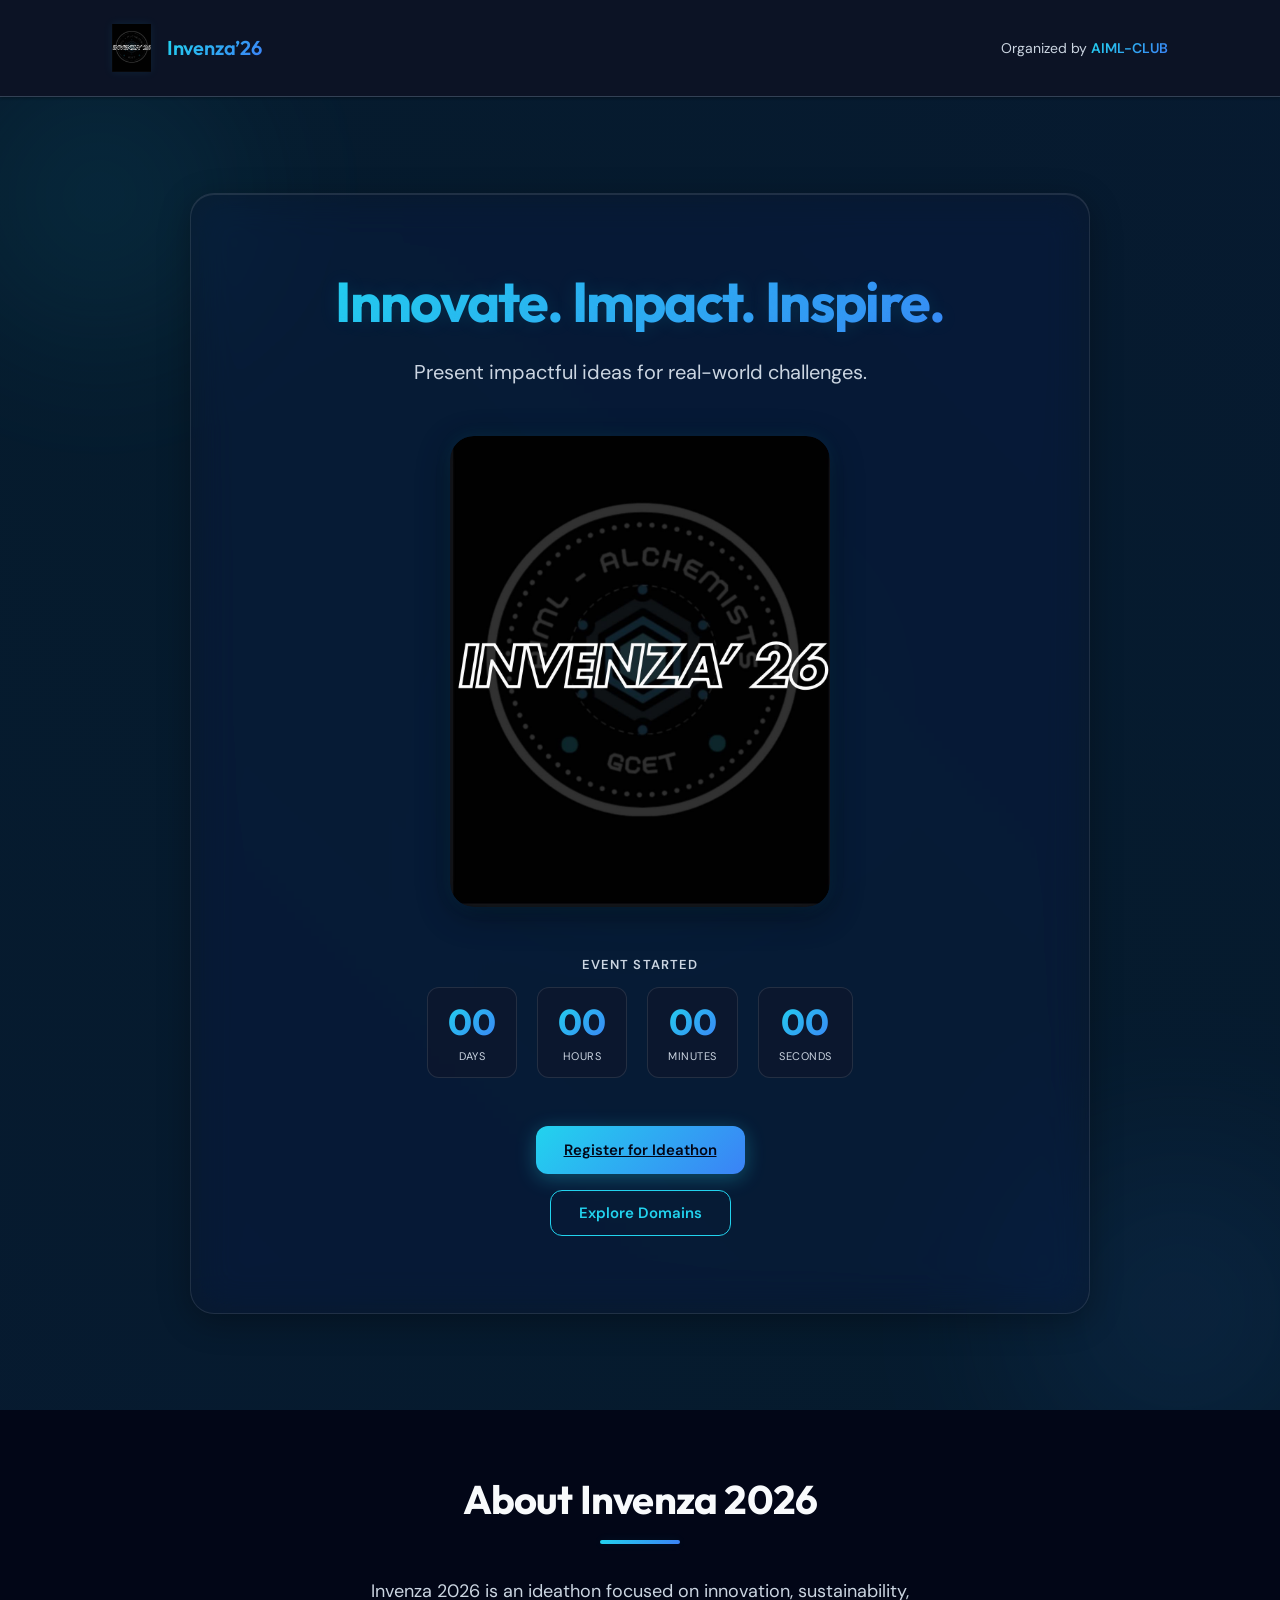
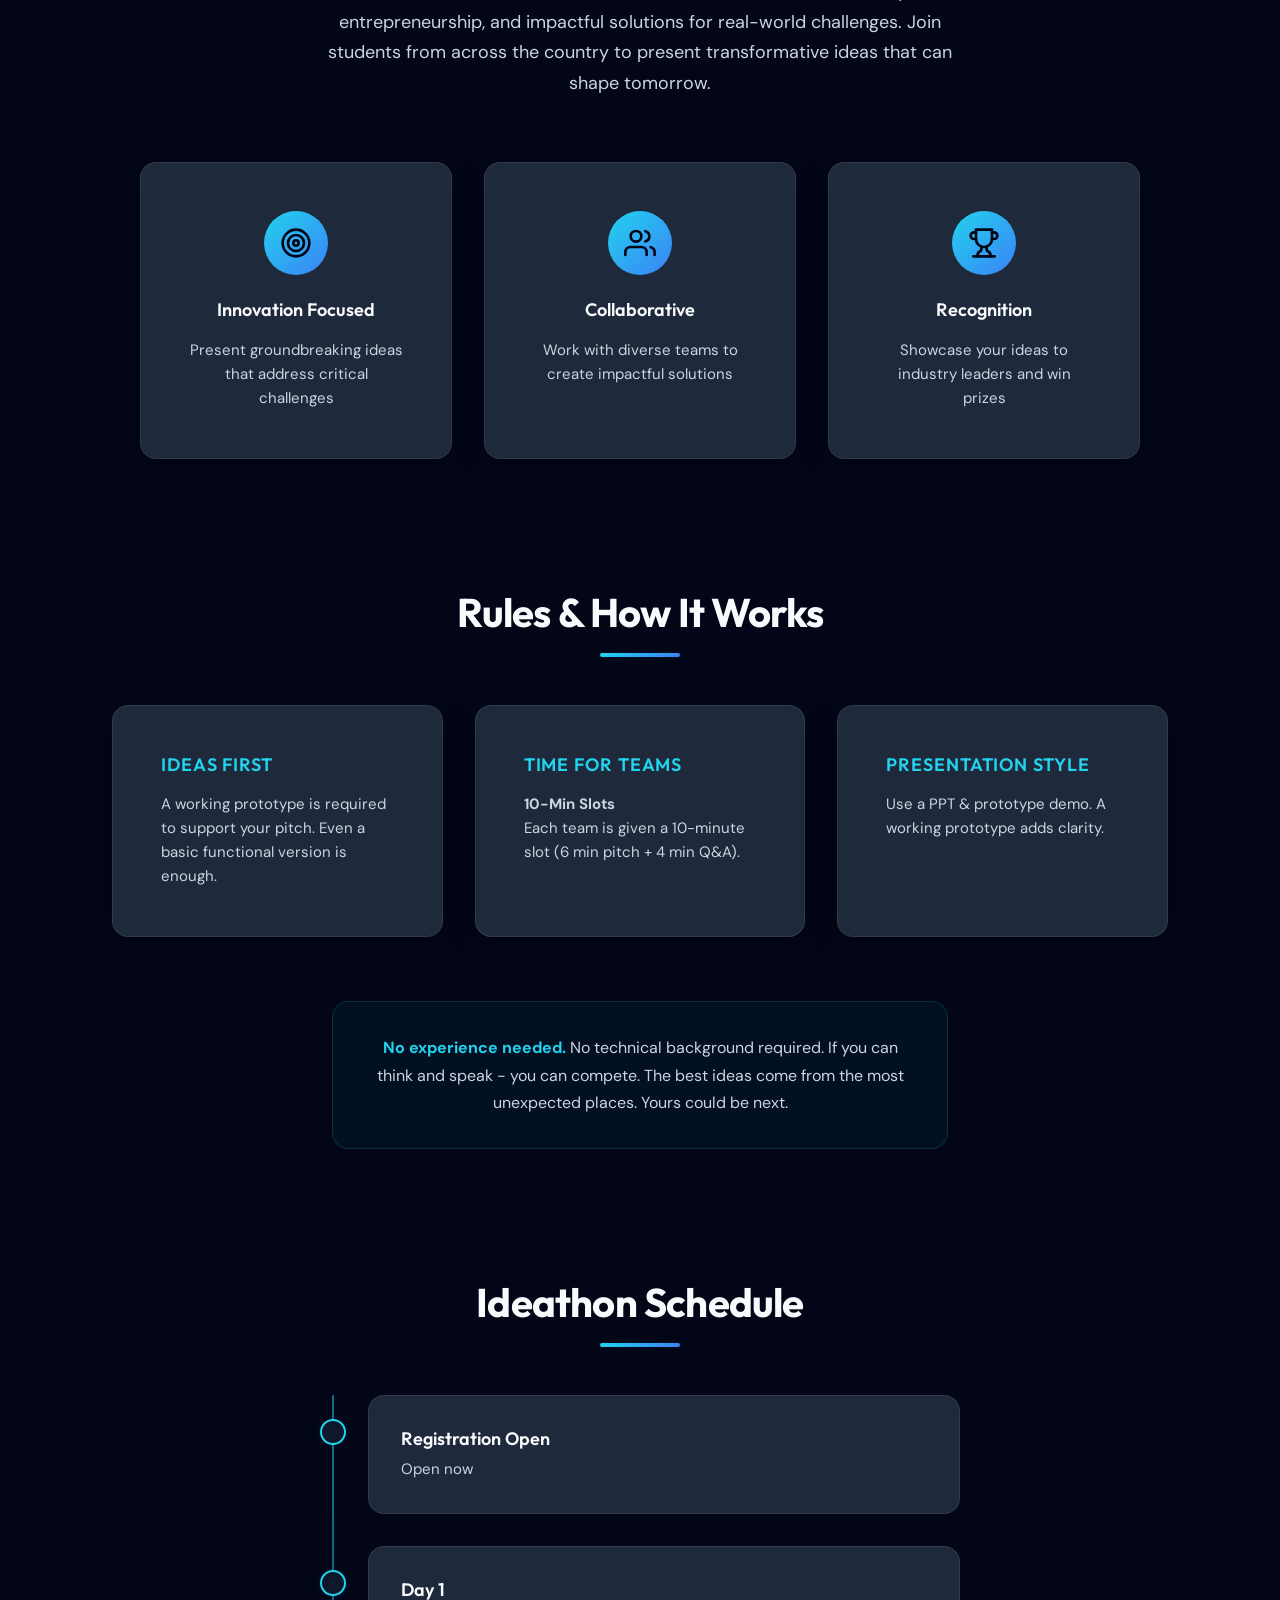
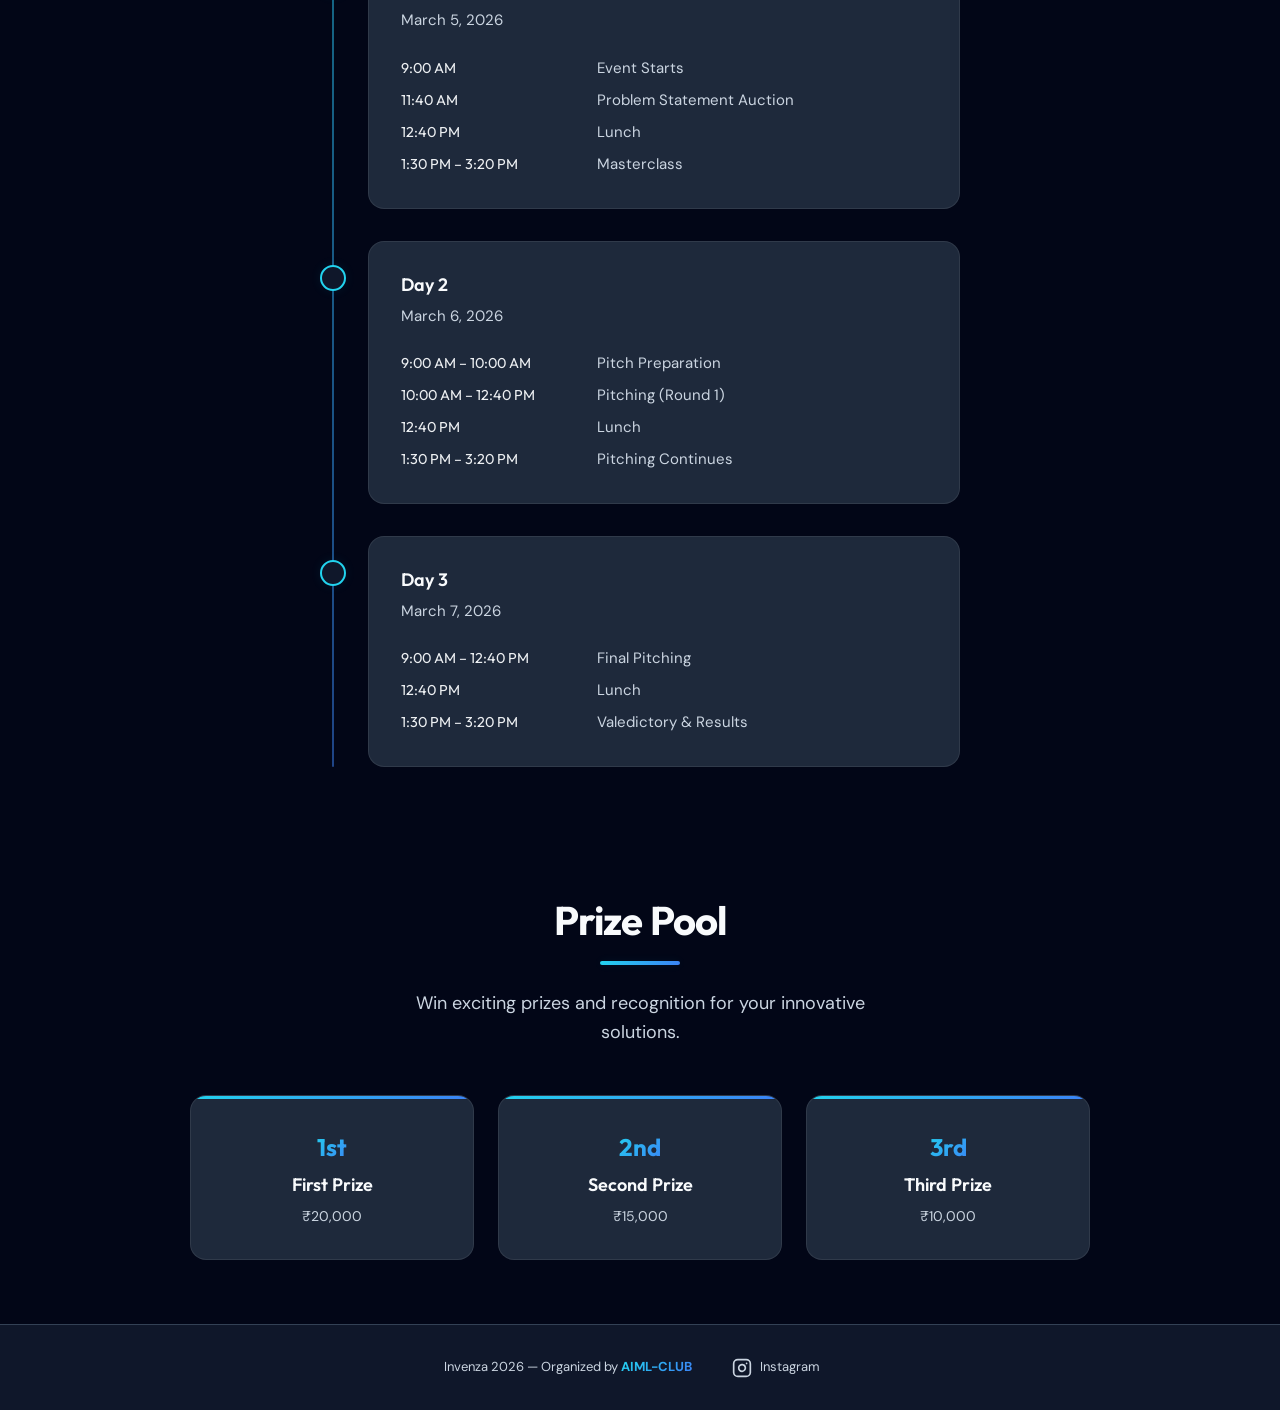
<file: index.html>
<!DOCTYPE html>
<html lang="en">

<head>
  <meta charset="UTF-8">
  <meta name="viewport" content="width=device-width, initial-scale=1">
  <title>Invenza 2026</title>
  <link rel="preconnect" href="https://fonts.googleapis.com">
  <link rel="preconnect" href="https://fonts.gstatic.com" crossorigin>
  <link
    href="https://fonts.googleapis.com/css2?family=DM+Sans:ital,opsz,wght@0,9..40,400;0,9..40,500;0,9..40,600;1,9..40,400&family=Outfit:wght@500;600&display=swap"
    rel="stylesheet">
  <link rel="stylesheet" href="style.css">
</head>

<body>

  <nav>
    <div class="page-width nav-inner">
      <a href="#" class="nav-logo" onclick="goHome(); return false;" aria-label="Invenza 2026 Home">
        <img src="assets/invenza-logo.png" alt="INVENZA' 26" class="nav-logo-img">
        <span class="nav-brand-text">Invenza’26</span>
      </a>
      <span class="nav-byline">Organized by <strong><a href="https://www.instagram.com/aiml.club.gcet/" target="_blank"
            rel="noopener noreferrer" class="nav-instagram-link">AIML-CLUB</a></strong></span>
    </div>
  </nav>

  <section id="home" class="hero">
    <div class="hero-background">
      <div class="hero-gradient-orb hero-gradient-orb-1"></div>
      <div class="hero-gradient-orb hero-gradient-orb-2"></div>
      <div class="hero-gradient-orb hero-gradient-orb-3"></div>
    </div>
    <div class="page-width">
      <div class="hero-glass-card">
        <h1 class="hero-title">Innovate. Impact. Inspire.</h1>
        <p class="hero-subtitle">Present impactful ideas for real-world challenges.</p>
        <div class="hero-logo-curved-wrap">
          <img src="assets/invenza-logo.png" alt="INVENZA' 26" class="hero-logo-curved">
        </div>
        <div class="hero-countdown-wrap">
          <p id="countdown-label" class="hero-countdown-label">Time left</p>
          <div class="hero-countdown">
            <div class="countdown-unit">
              <span id="countdown-days" class="countdown-value">00</span>
              <span class="countdown-label">Days</span>
            </div>
            <div class="countdown-unit">
              <span id="countdown-hours" class="countdown-value">00</span>
              <span class="countdown-label">Hours</span>
            </div>
            <div class="countdown-unit">
              <span id="countdown-minutes" class="countdown-value">00</span>
              <span class="countdown-label">Minutes</span>
            </div>
            <div class="countdown-unit">
              <span id="countdown-seconds" class="countdown-value">00</span>
              <span class="countdown-label">Seconds</span>
            </div>
          </div>
        </div>
        <div style="display: flex; flex-direction: column; gap: 1rem; align-items: center;">
         <a href="https://events.studenttribe.in/event/69a3fba12aa8ba78563c55a6" target="_blank" class="btn hero-cta"
            id="registerIdeathonBtn">Register for Ideathon</a>
          <button type="button" onclick="window.location.href='domains.html'" class="btn-secondary hero-cta">Explore
            Domains</button>
        </div>
      </div>
    </div>
  </section>


  <section class="about-section">
    <div class="page-width">
      <h2 class="about-heading">About Invenza 2026</h2>
      <div class="about-heading-accent"></div>
      <p class="about-description">Invenza 2026 is an ideathon focused on innovation, sustainability, entrepreneurship,
        and impactful solutions for real-world challenges. Join students from across the country to present
        transformative ideas that can shape tomorrow.</p>
      <div class="about-cards">
        <div class="about-card">
          <div class="about-card-icon about-card-icon-target">
            <svg viewBox="0 0 24 24" fill="none" stroke="currentColor" stroke-width="2" stroke-linecap="round"
              stroke-linejoin="round">
              <circle cx="12" cy="12" r="10" />
              <circle cx="12" cy="12" r="6" />
              <circle cx="12" cy="12" r="2" />
            </svg>
          </div>
          <h3 class="about-card-title">Innovation Focused</h3>
          <p class="about-card-desc">Present groundbreaking ideas that address critical challenges</p>
        </div>
        <div class="about-card">
          <div class="about-card-icon about-card-icon-collab">
            <svg viewBox="0 0 24 24" fill="none" stroke="currentColor" stroke-width="2" stroke-linecap="round"
              stroke-linejoin="round">
              <path d="M17 21v-2a4 4 0 0 0-4-4H5a4 4 0 0 0-4 4v2" />
              <circle cx="9" cy="7" r="4" />
              <path d="M23 21v-2a4 4 0 0 0-3-3.87" />
              <path d="M16 3.13a4 4 0 0 1 0 7.75" />
            </svg>
          </div>
          <h3 class="about-card-title">Collaborative</h3>
          <p class="about-card-desc">Work with diverse teams to create impactful solutions</p>
        </div>
        <div class="about-card">
          <div class="about-card-icon about-card-icon-recognition">
            <svg viewBox="0 0 24 24" fill="none" stroke="currentColor" stroke-width="2" stroke-linecap="round"
              stroke-linejoin="round">
              <path d="M6 9H4.5a2.5 2.5 0 0 1 0-5H6" />
              <path d="M18 9h1.5a2.5 2.5 0 0 0 0-5H18" />
              <path d="M4 22h16" />
              <path d="M10 14.66V17c0 .55-.47.98-.97 1.21C7.85 18.75 7 20.24 7 22" />
              <path d="M14 14.66V17c0 .55.47.98.97 1.21C16.15 18.75 17 20.24 17 22" />
              <path d="M18 2H6v7a6 6 0 0 0 12 0V2Z" />
            </svg>
          </div>
          <h3 class="about-card-title">Recognition</h3>
          <p class="about-card-desc">Showcase your ideas to industry leaders and win prizes</p>
        </div>
      </div>
    </div>
  </section>

  <section class="overview-section">
    <div class="page-width">
      <h2 class="overview-heading">Rules & How It Works</h2>
      <div class="about-heading-accent"></div>
      <div class="overview-cards">
        <div class="overview-card">
          <h3 class="overview-card-title">IDEAS FIRST</h3>
          <p class="overview-card-desc">A working prototype is required to support your pitch. Even a basic functional
            version is enough.</p>
        </div>
        <div class="overview-card">
          <h3 class="overview-card-title">TIME FOR TEAMS</h3>
          <p class="overview-card-desc"><strong>10-Min Slots</strong><br>Each team is given a 10-minute slot (6 min
            pitch + 4 min Q&A).</p>
        </div>
        <div class="overview-card">
          <h3 class="overview-card-title">PRESENTATION STYLE</h3>
          <p class="overview-card-desc">Use a PPT & prototype demo. A working prototype adds clarity.</p>
        </div>
      </div>
      <div class="overview-note">
        <p><strong>No experience needed.</strong> No technical background required. If you can think and speak - you can
          compete. The best ideas come from the most unexpected places. Yours could be next.</p>
      </div>
    </div>
  </section>

  <section class="timeline-section">
    <div class="page-width">
      <h2 class="timeline-heading">Ideathon Schedule</h2>
      <div class="about-heading-accent"></div>
      <div id="timelineList" class="timeline-list" aria-label="Event schedule"></div>
    </div>
  </section>

  <section class="prize-section">
    <div class="page-width">
      <h2 class="prize-heading">Prize Pool</h2>
      <div class="about-heading-accent"></div>
      <p class="prize-intro">Win exciting prizes and recognition for your innovative solutions.</p>
      <div class="prize-cards">
        <div class="prize-card prize-card-1">
          <span class="prize-rank">1st</span>
          <h3 class="prize-title">First Prize</h3>
          <p class="prize-desc">₹20,000</p>
        </div>
        <div class="prize-card prize-card-2">
          <span class="prize-rank">2nd</span>
          <h3 class="prize-title">Second Prize</h3>
          <p class="prize-desc">₹15,000</p>
        </div>
        <div class="prize-card prize-card-3">
          <span class="prize-rank">3rd</span>
          <h3 class="prize-title">Third Prize</h3>
          <p class="prize-desc">₹10,000</p>
        </div>
      </div>
    </div>
  </section>


  <footer class="site-footer">
    <div class="page-width footer-inner">
      <p class="footer-credit">Invenza 2026 — Organized by <strong>AIML-CLUB</strong></p>
      <a href="https://www.instagram.com/aiml.club.gcet/" target="_blank" rel="noopener noreferrer"
        class="footer-instagram" aria-label="Follow AIML-CLUB on Instagram">
        <svg class="icon-instagram" viewBox="0 0 24 24" fill="none" stroke="currentColor" stroke-width="2"
          stroke-linecap="round" stroke-linejoin="round" aria-hidden="true">
          <rect x="2" y="2" width="20" height="20" rx="5" ry="5" />
          <path d="M16 11.37A4 4 0 1 1 12.63 8 4 4 0 0 1 16 11.37z" />
          <line x1="17.5" y1="6.5" x2="17.51" y2="6.5" />
        </svg>
        <span>Instagram</span>
      </a>
    </div>
  </footer>

  <script src="script.js"></script>
</body>

</html>
</file>
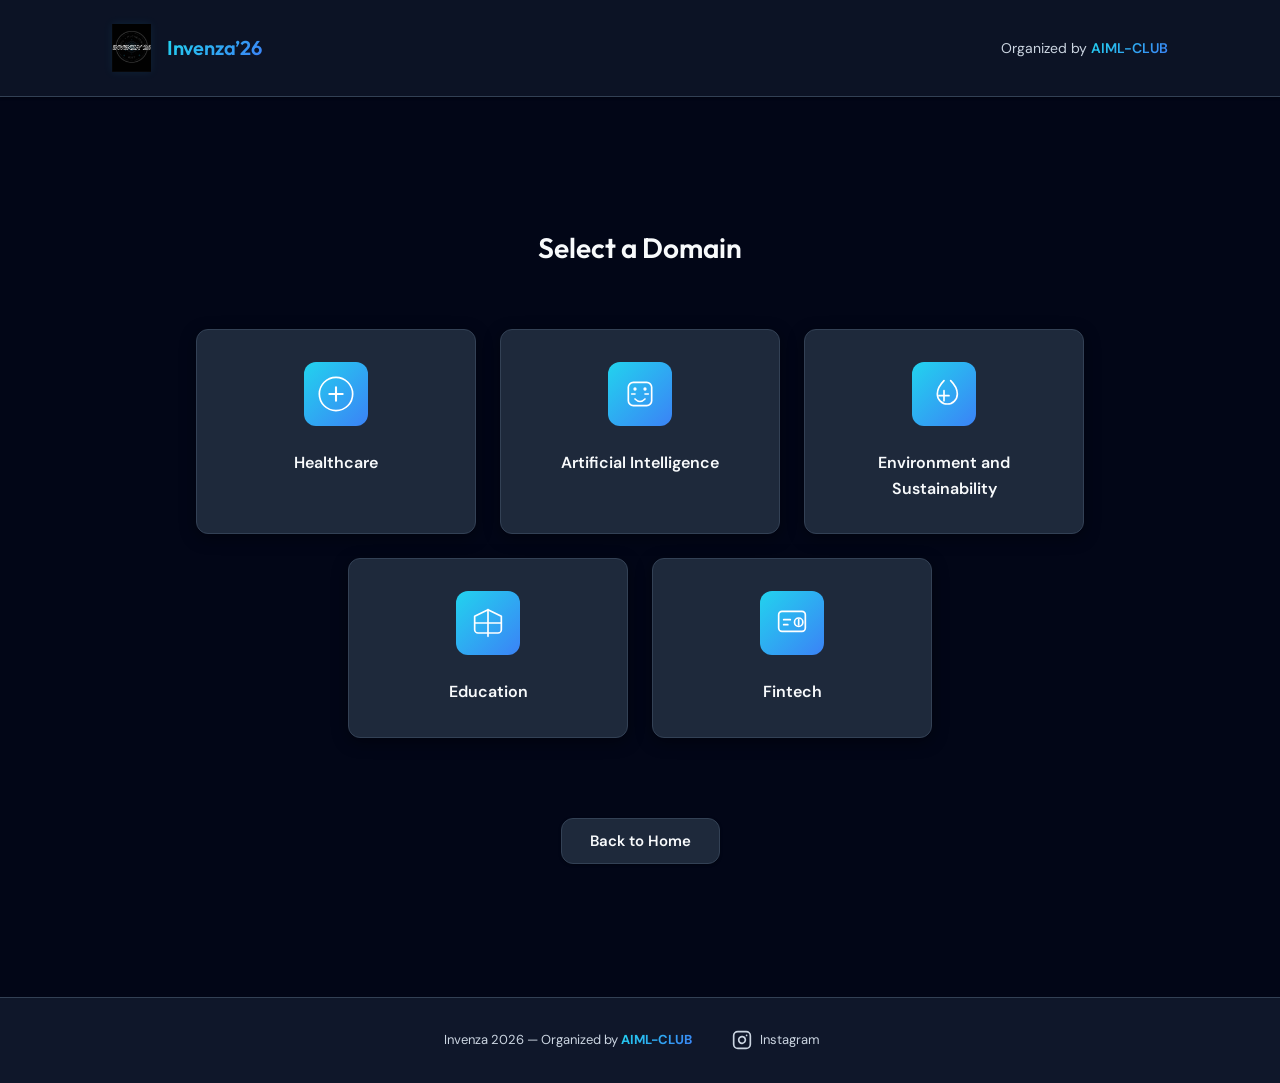
<file: domains.html>
<!DOCTYPE html>
<html lang="en">

<head>
  <meta charset="UTF-8">
  <meta name="viewport" content="width=device-width, initial-scale=1">
  <title>Domains - Invenza 2026</title>
  <link rel="preconnect" href="https://fonts.googleapis.com">
  <link rel="preconnect" href="https://fonts.gstatic.com" crossorigin>
  <link
    href="https://fonts.googleapis.com/css2?family=DM+Sans:ital,opsz,wght@0,9..40,400;0,9..40,500;0,9..40,600;1,9..40,400&family=Outfit:wght@500;600&display=swap"
    rel="stylesheet">
  <link rel="stylesheet" href="style.css">
</head>

<body class="domains-page">

  <nav>
    <div class="page-width nav-inner">
      <a href="index.html" class="nav-logo" aria-label="Invenza 2026 Home">
        <img src="assets/invenza-logo.png" alt="INVENZA' 26" class="nav-logo-img">
        <span class="nav-brand-text">Invenza’26</span>
      </a>
      <span class="nav-byline">Organized by <strong><a href="https://www.instagram.com/aiml.club.gcet/" target="_blank"
            rel="noopener noreferrer" class="nav-instagram-link">AIML-CLUB</a></strong></span>
    </div>
  </nav>

  <!-- DOMAINS SECTION -->
  <section id="domains" class="hidden">
    <div class="page-width">
      <h2>Select a Domain</h2>
      <div id="domainList" class="card-container"></div>
      <button type="button" onclick="window.location.href='index.html'" class="back-btn">Back to Home</button>
    </div>
  </section>

  <!-- PROBLEMS SECTION -->
  <section id="problems" class="hidden">
    <!-- List view: 10 problem names per page -->
    <div id="problemListView" class="page-width problem-list-view">
      <h2 id="problemDomainTitle"></h2>
      <p class="page-info" id="pageInfo"></p>
      <div id="problemNameList" class="problem-name-list"></div>
      <div class="pagination">
        <button type="button" id="prevPageBtn" onclick="prevPage()" class="nav-btn">Previous</button>
        <button type="button" id="nextPageBtn" onclick="nextPage()" class="nav-btn nav-btn-primary">Next</button>
      </div>
      <button type="button" onclick="showDomains()" class="back-btn">Back to Domains</button>
    </div>
    <!-- Detail view: one problem full details -->
    <div id="problemDetailView" class="page-width problem-detail-view hidden">
      <h2 id="problemDetailDomainTitle"></h2>
      <p class="problem-counter" id="problemCounter"></p>
      <h3 id="problemTitle" class="problem-title"></h3>
      <div class="detail-block">
        <p class="detail-label">Background</p>
        <p id="problemBackground"></p>
      </div>
      <div class="detail-block">
        <p class="detail-label">Problem Statement</p>
        <p id="problemStatement"></p>
      </div>
      <div class="problem-nav">
        <button type="button" id="prevBtn" onclick="prevProblem()" class="nav-btn">Previous</button>
        <button type="button" id="nextBtn" onclick="nextProblem()" class="nav-btn nav-btn-primary">Next</button>
      </div>
      <button type="button" id="registerCtaBtn" onclick="openRegisterModal()" class="btn register-cta">Select &
        Register</button>
      <button type="button" onclick="backToList()" class="back-btn">Back to List</button>
    </div>
  </section>

  <!-- Confirmation modal before redirect to registration -->
  <div id="registerModal" class="modal-overlay" aria-hidden="true">
    <div class="modal-dialog" role="dialog" aria-labelledby="modalTitle" aria-modal="true">
      <h3 id="modalTitle" class="modal-title">Confirm registration</h3>
      <p class="modal-problem-name" id="modalProblemName"></p>
      <p class="modal-hint">You will be taken to the registration form for this problem.</p>
      <div class="modal-actions">
        <button type="button" onclick="closeRegisterModal()" class="nav-btn">Cancel</button>
        <button type="button" onclick="confirmRegisterRedirect()" class="btn">Continue</button>
      </div>
    </div>
  </div>

  <footer class="site-footer">
    <div class="page-width footer-inner">
      <p class="footer-credit">Invenza 2026 — Organized by <strong>AIML-CLUB</strong></p>
      <a href="https://www.instagram.com/aiml.club.gcet/" target="_blank" rel="noopener noreferrer"
        class="footer-instagram" aria-label="Follow AIML-CLUB on Instagram">
        <svg class="icon-instagram" viewBox="0 0 24 24" fill="none" stroke="currentColor" stroke-width="2"
          stroke-linecap="round" stroke-linejoin="round" aria-hidden="true">
          <rect x="2" y="2" width="20" height="20" rx="5" ry="5" />
          <path d="M16 11.37A4 4 0 1 1 12.63 8 4 4 0 0 1 16 11.37z" />
          <line x1="17.5" y1="6.5" x2="17.51" y2="6.5" />
        </svg>
        <span>Instagram</span>
      </a>
    </div>
  </footer>

  <script src="script.js"></script>
  <script>
    // Initialize domains listing on page load if we are on the domains page
    document.addEventListener("DOMContentLoaded", function () {
      // If not already showing a specific problem, default to domains
      if (!window.location.hash || window.location.hash === "#domains") {
        showDomains();
      }
    });
  </script>
</body>

</html>
</file>
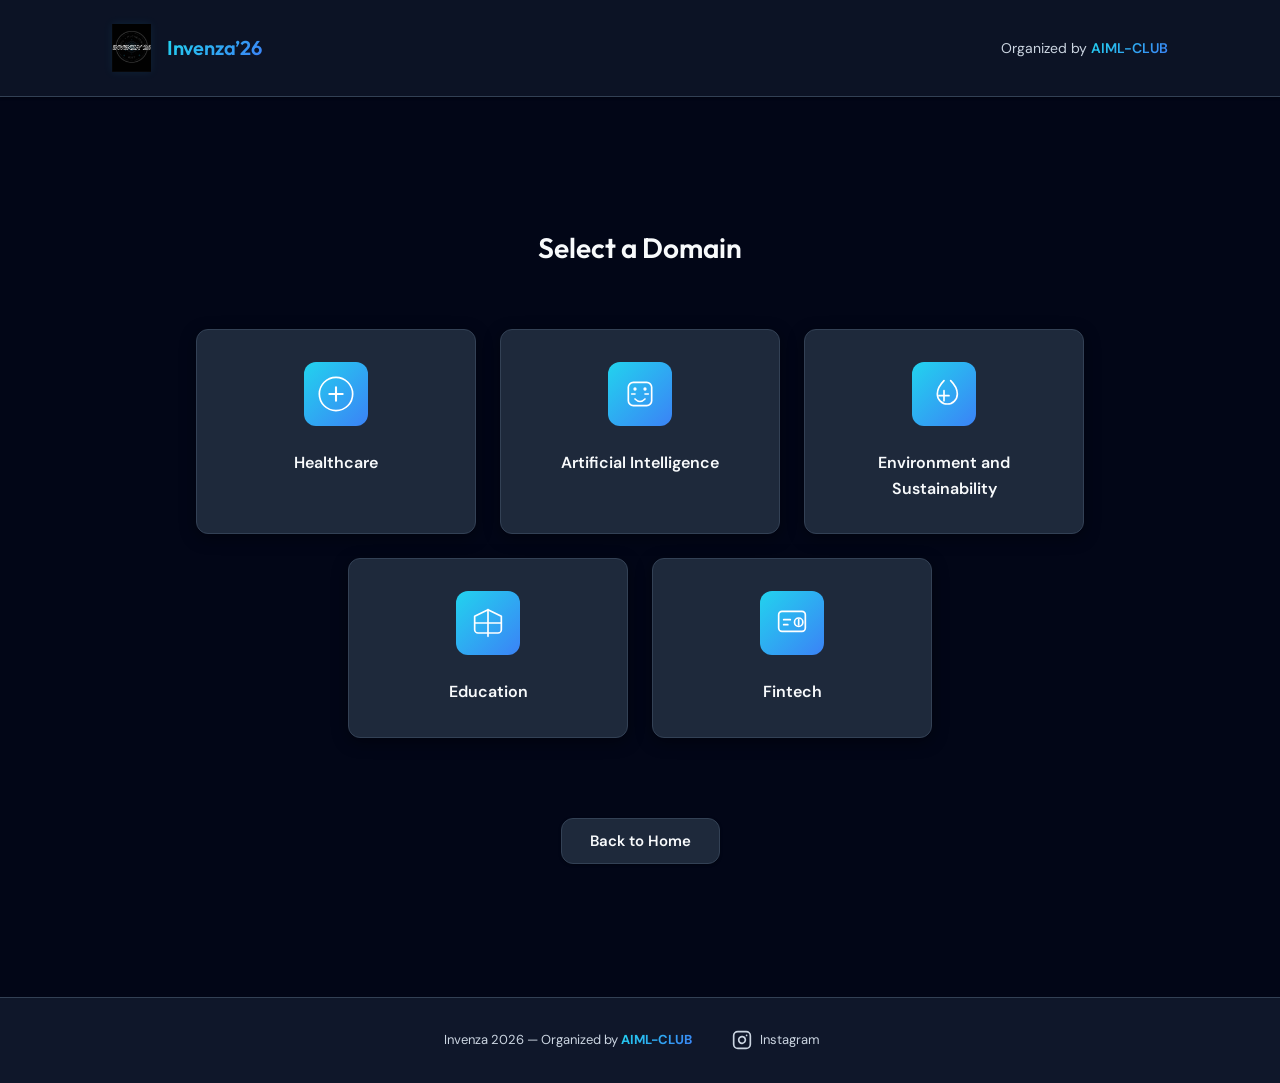
<file: register.html>
<!DOCTYPE html>
<html lang="en">

<head>
  <meta charset="UTF-8">
  <meta name="viewport" content="width=device-width, initial-scale=1">
  <title>Register — Invenza 2026</title>
  <link rel="preconnect" href="https://fonts.googleapis.com">
  <link rel="preconnect" href="https://fonts.gstatic.com" crossorigin>
  <link
    href="https://fonts.googleapis.com/css2?family=DM+Sans:ital,opsz,wght@0,9..40,400;0,9..40,500;0,9..40,600;1,9..40,400&family=Outfit:wght@500;600&display=swap"
    rel="stylesheet">
  <link rel="stylesheet" href="style.css">
</head>

<body class="register-page">

  <nav>
    <div class="page-width nav-inner">
      <a href="index.html" class="nav-logo" aria-label="Invenza 2026 Home">
        <img src="assets/invenza-logo.png" alt="INVENZA' 26" class="nav-logo-img">
        <span class="nav-brand-text">Invenza 2026</span>
      </a>
      <span class="nav-byline">Organized by <strong><a href="https://www.instagram.com/aiml.club.gcet/" target="_blank"
            rel="noopener noreferrer" class="nav-instagram-link">AIML-CLUB</a></strong></span>
    </div>
  </nav>

  <main class="register-main">
    <div class="page-width register-width">
      <div id="registerHeader">
        <h1 class="register-heading">Registration</h1>
        <p id="registerProblemDisplay" class="register-problem-display"></p>
      </div>

      <div id="registerFormWrap" class="register-form-wrap">
        <form id="registerForm" class="register-form">

          <label class="register-label" for="teamName">Team Name <span class="required">*</span></label>
          <input type="text" id="teamName" name="team_name" class="register-input" required autocomplete="off">

          <label class="register-label" for="leaderName">Team Leader Name <span class="required">*</span></label>
          <input type="text" id="leaderName" name="leader_name" class="register-input" required autocomplete="off">

          <label class="register-label" for="teamCount">Number of team members <span class="required">*</span></label>
          <input type="number" id="teamCount" name="number_of_team_members" class="register-input" required min="1"
            max="6" value="1" autocomplete="off">

          <label class="register-label" for="email">Email <span class="required">*</span></label>
          <input type="email" id="email" name="email" class="register-input" required autocomplete="email">

          <label class="register-label" for="phone">Phone <span class="required">*</span></label>
          <input type="tel" id="phone" name="phone" class="register-input" required autocomplete="tel">

          <input type="hidden" name="selected_problem" id="selectedProblem" value="">
          <input type="hidden" name="domain" id="domain" value="">
          <input type="hidden" name="team_id" id="teamID" value="">

          <p id="registerError" class="register-error hidden" role="alert"></p>
          <button type="submit" id="registerSubmit" class="btn register-submit">Register</button>
        </form>
      </div>

      <div id="registerSuccess" class="register-success hidden">
        <div class="register-success-icon" aria-hidden="true">✓</div>
        <h2 class="register-success-title">Registration submitted</h2>
        <p class="register-success-text">Thank you for registering. We have received your details for the selected
          problem.</p>
        <a href="index.html" class="btn">Back to Home</a>
      </div>
    </div>
  </main>

  <footer class="site-footer">
    <div class="page-width footer-inner">
      <p class="footer-credit">Invenza 2026 — Organized by <strong>AIML-CLUB</strong></p>
      <a href="https://www.instagram.com/aiml.club.gcet/" target="_blank" rel="noopener noreferrer"
        class="footer-instagram" aria-label="Follow AIML-CLUB on Instagram">
        <svg class="icon-instagram" viewBox="0 0 24 24" fill="none" stroke="currentColor" stroke-width="2"
          stroke-linecap="round" stroke-linejoin="round" aria-hidden="true">
          <rect x="2" y="2" width="20" height="20" rx="5" ry="5" />
          <path d="M16 11.37A4 4 0 1 1 12.63 8 4 4 0 0 1 16 11.37z" />
          <line x1="17.5" y1="6.5" x2="17.51" y2="6.5" />
        </svg>
        <span>Instagram</span>
      </a>
    </div>
  </footer>

  <script src="register.js"></script>
</body>

</html>
</file>
<file: style.css>
/* ===== CSS Variables — Navy Blue Theme ===== */
:root {
  /* Navy Blue Color Scheme */
  --color-bg: #020617; /* slate-950 */
  --color-surface: #0f172a; /* slate-900 */
  --color-surface-elevated: #1e293b; /* slate-800 */
  --color-card: #1e293b; /* slate-800 */
  --color-card-hover: #334155; /* slate-700 */
  
  /* Cyan & Blue Accents */
  --color-cyan: #22d3ee; /* cyan-400 */
  --color-cyan-glow: rgba(34, 211, 238, 0.08);
  --color-blue: #3b82f6; /* blue-500 */
  --color-blue-glow: rgba(59, 130, 246, 0.08);
  --gradient-cyan-blue: linear-gradient(135deg, var(--color-cyan) 0%, var(--color-blue) 100%);
  --gradient-blue-cyan: linear-gradient(135deg, var(--color-blue) 0%, var(--color-cyan) 100%);
  
  /* High Contrast Text */
  --color-text: #f8fafc; /* slate-50 */
  --color-text-muted: #cbd5e1; /* slate-300 */
  --color-text-dim: #94a3b8; /* slate-400 */
  
  /* Borders & Shadows */
  --color-border: #334155; /* slate-700 */
  --shadow-sm: 0 1px 3px rgba(0, 0, 0, 0.3);
  --shadow-md: 0 4px 16px rgba(0, 0, 0, 0.4);
  --shadow-lg: 0 12px 40px rgba(0, 0, 0, 0.5);
  --glow-cyan: 0 0 12px var(--color-cyan-glow), 0 4px 16px rgba(0, 0, 0, 0.35);
  --glow-blue: 0 0 12px var(--color-blue-glow), 0 4px 16px rgba(0, 0, 0, 0.35);
  
  /* Border Radius */
  --radius-sm: 8px;
  --radius-md: 12px;
  --radius-lg: 16px;
  --radius-xl: 24px;
  
  /* Typography */
  --font-sans: "DM Sans", -apple-system, BlinkMacSystemFont, "Segoe UI", sans-serif;
  --font-display: "Outfit", var(--font-sans);
  
  /* Spacing */
  --space-xs: 0.5rem;
  --space-sm: 1rem;
  --space-md: 1.5rem;
  --space-lg: 2rem;
  --space-xl: 3rem;
  --space-2xl: 4rem;
  
  /* Transitions & Animations */
  --transition: 300ms cubic-bezier(0.4, 0, 0.2, 1);
  --transition-fast: 200ms cubic-bezier(0.4, 0, 0.2, 1);
  --ease-out: cubic-bezier(0.25, 0.46, 0.45, 0.94);
  --ease-in-out: cubic-bezier(0.4, 0, 0.2, 1);
}

/* ===== Reset & Base ===== */
*, *::before, *::after {
  box-sizing: border-box;
}

html {
  scroll-behavior: smooth;
}

body {
  margin: 0;
  min-height: 100vh;
  font-family: var(--font-sans);
  font-size: 1rem;
  line-height: 1.6;
  color: var(--color-text);
  background: var(--color-bg);
  -webkit-font-smoothing: antialiased;
  -moz-osx-font-smoothing: grayscale;
}

/* ===== Keyframes ===== */
@keyframes fadeIn {
  from {
    opacity: 0;
  }
  to {
    opacity: 1;
  }
}

@keyframes fadeInUp {
  from {
    opacity: 0;
    transform: translateY(20px);
  }
  to {
    opacity: 1;
    transform: translateY(0);
  }
}

@keyframes fadeInDown {
  from {
    opacity: 0;
    transform: translateY(-20px);
  }
  to {
    opacity: 1;
    transform: translateY(0);
  }
}

@keyframes fadeInScale {
  from {
    opacity: 0;
    transform: scale(0.95);
  }
  to {
    opacity: 1;
    transform: scale(1);
  }
}

@keyframes pulseSoft {
  0%, 100% {
    opacity: 1;
  }
  50% {
    opacity: 0.8;
  }
}

@keyframes slideUp {
  from {
    opacity: 0;
    transform: translateY(30px);
  }
  to {
    opacity: 1;
    transform: translateY(0);
  }
}

@keyframes slideDown {
  from {
    opacity: 0;
    transform: translateY(-30px);
  }
  to {
    opacity: 1;
    transform: translateY(0);
  }
}

/* ===== Typography ===== */
h1, h2, h3 {
  font-family: var(--font-display);
  font-weight: 600;
  line-height: 1.25;
  color: var(--color-text);
}

h1 {
  font-size: clamp(1.75rem, 4vw, 2.5rem);
  letter-spacing: -0.02em;
  margin: 0 0 var(--space-md);
  background: var(--gradient-cyan-blue);
  -webkit-background-clip: text;
  -webkit-text-fill-color: transparent;
  background-clip: text;
  animation: fadeInUp 0.6s var(--ease-out) backwards;
}

h2 {
  font-size: clamp(1.35rem, 3vw, 1.75rem);
  margin: 0 0 var(--space-lg);
  color: var(--color-text);
}

h3 {
  color: var(--color-text);
}

p {
  margin: 0 0 var(--space-sm);
  color: var(--color-text-muted);
}

p:last-child {
  margin-bottom: 0;
}

/* ===== Layout ===== */
.page-width {
  max-width: 1120px;
  margin: 0 auto;
  padding: 0 var(--space-lg);
}

/* ===== Navigation ===== */
nav {
  position: sticky;
  top: 0;
  z-index: 100;
  padding: var(--space-md) 0;
  background: rgba(15, 23, 42, 0.8); /* slate-900 with opacity */
  backdrop-filter: blur(12px);
  -webkit-backdrop-filter: blur(12px);
  border-bottom: 1px solid var(--color-border);
  box-shadow: var(--shadow-sm);
  animation: slideDown 0.4s var(--ease-out);
}

nav .page-width {
  display: flex;
  align-items: center;
  justify-content: space-between;
}

.nav-logo {
  display: flex;
  align-items: center;
  gap: var(--space-sm);
  text-decoration: none;
  line-height: 1;
  transition: transform var(--transition);
}

.nav-logo:hover {
  transform: scale(1.02);
}

.nav-logo-img {
  height: 48px;
  width: auto;
  display: block;
  object-fit: contain;
  filter: drop-shadow(0 0 4px var(--color-cyan-glow));
}

.nav-brand-text {
  font-family: var(--font-display);
  font-size: 1.25rem;
  font-weight: 600;
  letter-spacing: -0.01em;
  background: var(--gradient-cyan-blue);
  -webkit-background-clip: text;
  -webkit-text-fill-color: transparent;
  background-clip: text;
}

.nav-byline {
  font-size: 0.875rem;
  color: var(--color-text-muted);
}

.nav-byline strong {
  background: var(--gradient-cyan-blue);
  -webkit-background-clip: text;
  -webkit-text-fill-color: transparent;
  background-clip: text;
  font-weight: 600;
}

.nav-instagram-link {
  color: inherit;
  text-decoration: none;
  transition: all var(--transition);
}

.nav-instagram-link:hover {
  filter: brightness(1.2);
}

/* ===== Footer ===== */
.site-footer {
  padding: var(--space-md) 0;
  background: var(--color-surface);
  border-top: 1px solid var(--color-border);
}

.footer-inner {
  display: flex;
  flex-wrap: wrap;
  align-items: center;
  justify-content: center;
  gap: var(--space-md);
}

.footer-credit {
  margin: 0;
  font-size: 0.8125rem;
  color: var(--color-text-muted);
  text-align: center;
}

.footer-credit strong {
  background: var(--gradient-cyan-blue);
  -webkit-background-clip: text;
  -webkit-text-fill-color: transparent;
  background-clip: text;
}

.footer-instagram {
  display: inline-flex;
  align-items: center;
  gap: 0.5rem;
  font-size: 0.8125rem;
  color: var(--color-text-muted);
  text-decoration: none;
  transition: all var(--transition);
  padding: 0.5rem 1rem;
  border-radius: var(--radius-md);
}

.footer-instagram:hover {
  color: var(--color-cyan);
  background: rgba(34, 211, 238, 0.1);
  transform: translateY(-2px);
}

.footer-instagram .icon-instagram {
  width: 20px;
  height: 20px;
  transition: transform var(--transition);
}

.footer-instagram:hover .icon-instagram {
  transform: scale(1.1) rotate(5deg);
}

/* ===== Sections ===== */
section {
  text-align: center;
}

section:not(.hero) {
  padding: var(--space-2xl) 0;
}

section:not(.hidden) .page-width {
  animation: fadeInUp 0.6s var(--ease-out) backwards;
}

section .page-width {
  text-align: center;
}

/* Full-height sections for SPA navigation */
#domains:not(.hidden),
#problems:not(.hidden) {
  min-height: 100svh;
  display: flex;
  flex-direction: column;
  justify-content: center;
  align-items: center;
}

.hero .page-width {
  position: relative;
  z-index: 1;
  width: 100%;
}

.hero > .page-width:first-of-type {
  display: flex;
  align-items: center;
  justify-content: center;
  overflow: visible;
  padding-top: var(--space-md);
  padding-bottom: var(--space-md);
}

/* ===== Hero ===== */
.hero {
  min-height: 100svh;
  display: flex;
  justify-content: center;
  align-items: center;
  padding: 6rem 0;
  box-sizing: border-box;
  position: relative;
  overflow: hidden;   /* ADD THIS LINE */
}
/* Animated Gradient Background */
.hero-background {
  position: absolute;
  top: 0;
  left: 0;
  right: 0;
  bottom: 0;
  overflow: hidden;
  z-index: 0;
}

@keyframes gradientShift {
  0%, 100% {
    background-position: 0% 50%;
  }
  50% {
    background-position: 100% 50%;
  }
}

.hero::before {
  content: '';
  position: absolute;
  top: -50%;
  left: -50%;
  width: 200%;
  height: 200%;
  background: linear-gradient(
    45deg,
    rgba(34, 211, 238, 0.1) 0%,
    rgba(59, 130, 246, 0.15) 25%,
    rgba(34, 211, 238, 0.1) 50%,
    rgba(59, 130, 246, 0.15) 75%,
    rgba(34, 211, 238, 0.1) 100%
  );
  background-size: 400% 400%;
  animation: gradientShift 15s ease infinite;
  z-index: 0;
}

/* Glowing Blur Orbs */
.hero-gradient-orb {
  position: absolute;
  border-radius: 50%;
  filter: blur(80px);
  opacity: 0.4;
  animation: float 20s ease-in-out infinite;
  z-index: 0;
}

.hero-gradient-orb-1 {
  width: 400px;
  height: 400px;
  background: radial-gradient(circle, rgba(34, 211, 238, 0.3) 0%, transparent 70%);
  top: -100px;
  left: -100px;
  animation-delay: 0s;
}

.hero-gradient-orb-2 {
  width: 500px;
  height: 500px;
  background: radial-gradient(circle, rgba(59, 130, 246, 0.3) 0%, transparent 70%);
  bottom: -150px;
  right: -150px;
  animation-delay: 5s;
}

.hero-gradient-orb-3 {
  width: 350px;
  height: 350px;
  background: radial-gradient(circle, rgba(34, 211, 238, 0.25) 0%, transparent 70%);
  top: 50%;
  left: 50%;
  transform: translate(-50%, -50%);
  animation-delay: 10s;
}

@keyframes float {
  0%, 100% {
    transform: translate(0, 0) scale(1);
  }
  33% {
    transform: translate(30px, -30px) scale(1.1);
  }
  66% {
    transform: translate(-20px, 20px) scale(0.9);
  }
}

/* Glassmorphism Hero Card */
.hero-glass-card {
  position: relative;
  z-index: 1;

  background: rgba(15, 23, 42, 0.4);
  backdrop-filter: blur(20px) saturate(180%);
  -webkit-backdrop-filter: blur(20px) saturate(180%);

  border: 1px solid rgba(255, 255, 255, 0.1);
  border-radius: var(--radius-xl);

  padding: clamp(3rem, 6vw, 5rem);

  box-shadow:
    0 8px 32px rgba(0, 0, 0, 0.3),
    inset 0 1px 0 rgba(255, 255, 255, 0.1);

  max-width: 900px;
  width: 100%;
  margin: 0 auto;

  animation: fadeInScale 0.8s var(--ease-out) 0.2s backwards;
}

.hero-title {
  font-size: clamp(2rem, 6vw, 3.5rem);
  font-weight: 700;
  letter-spacing: -0.03em;
  margin: 0 0 clamp(1rem, 3vw, 1.5rem);
  background: var(--gradient-cyan-blue);
  -webkit-background-clip: text;
  -webkit-text-fill-color: transparent;
  background-clip: text;
  line-height: 1.1;
  animation: fadeInUp 0.8s var(--ease-out) 0.3s backwards;
  text-shadow: 0 0 20px rgba(34, 211, 238, 0.12);
}

.hero-subtitle {
  font-size: clamp(1rem, 2.5vw, 1.25rem);
  max-width: 42ch;
  margin: 0 auto clamp(2rem, 5vw, 3rem);
  color: var(--color-text-muted);
  line-height: 1.6;
  font-weight: 400;
  animation: fadeInUp 0.8s var(--ease-out) 0.5s backwards;
}

.hero-logo-curved-wrap {
  margin: 0 auto clamp(2rem, 5vw, 3rem);
  max-width: clamp(280px, 40vw, 380px);
  border-radius: var(--radius-xl);
  overflow: hidden;
  box-shadow: 
    0 8px 32px rgba(0, 0, 0, 0.4),
    0 0 16px rgba(34, 211, 238, 0.1);
  animation: fadeInScale 1s var(--ease-out) 0.7s backwards;
  transition: all 0.4s cubic-bezier(0.4, 0, 0.2, 1);
  position: relative;
  transform-style: preserve-3d;
}

.hero-logo-curved-wrap::before {
  content: '';
  position: absolute;
  top: 0;
  left: 0;
  right: 0;
  bottom: 0;
  background: linear-gradient(135deg, rgba(34, 211, 238, 0.1) 0%, rgba(59, 130, 246, 0.1) 100%);
  opacity: 0;
  transition: opacity 0.4s;
  border-radius: var(--radius-xl);
  z-index: 1;
}

.hero-logo-curved-wrap:hover {
  transform: translateY(-8px) scale(1.02) rotateX(2deg);
  box-shadow: 
    0 16px 48px rgba(0, 0, 0, 0.5),
    0 0 20px rgba(34, 211, 238, 0.15),
    0 0 28px rgba(59, 130, 246, 0.1);
}

.hero-logo-curved-wrap:hover::before {
  opacity: 1;
}

.hero-logo-curved {
  display: block;
  width: 100%;
  height: auto;
  border-radius: var(--radius-xl);
  object-fit: cover;
  position: relative;
  z-index: 0;
}

/* Hero countdown timer */
.hero-countdown-wrap {
  margin: 0 auto var(--space-xl);
  animation: fadeInUp 0.8s var(--ease-out) 0.8s backwards;
}

.hero-countdown-label {
  font-size: 0.8125rem;
  font-weight: 600;
  text-transform: uppercase;
  letter-spacing: 0.08em;
  color: var(--color-text-muted);
  margin: 0 0 0.75rem;
  text-align: center;
}

.hero-countdown {
  display: flex;
  flex-wrap: wrap;
  justify-content: center;
  gap: clamp(0.75rem, 2vw, 1.25rem);
  margin: 0 auto;
}

.countdown-unit {
  background: rgba(15, 23, 42, 0.6);
  border: 1px solid rgba(255, 255, 255, 0.1);
  border-radius: var(--radius-md);
  padding: clamp(0.5rem, 1.5vw, 0.75rem) clamp(0.75rem, 2vw, 1.25rem);
  min-width: 64px;
  text-align: center;
}

.countdown-value {
  display: block;
  font-family: var(--font-display);
  font-size: clamp(1.5rem, 4vw, 2.25rem);
  font-weight: 700;
  background: var(--gradient-cyan-blue);
  -webkit-background-clip: text;
  -webkit-text-fill-color: transparent;
  background-clip: text;
  line-height: 1.2;
}

.countdown-label {
  display: block;
  font-size: 0.6875rem;
  text-transform: uppercase;
  letter-spacing: 0.05em;
  color: var(--color-text-muted);
  margin-top: 0.25rem;
}

.hero-cta {
  animation: fadeInUp 0.8s var(--ease-out) 0.9s backwards;
  font-size: clamp(0.9375rem, 2vw, 1.0625rem);
  padding: clamp(0.875rem, 2vw, 1rem) clamp(2rem, 4vw, 2.5rem);
  position: relative;
  overflow: visible;
}

/* ===== About Invenza 2026 ===== */
.about-section {
  padding: clamp(3rem, 8vw, 5rem) var(--space-lg);
  text-align: center;
  position: relative;
  z-index: 1;
}

.about-heading {
  font-size: clamp(1.75rem, 5vw, 2.5rem);
  font-weight: 700;
  color: var(--color-text);
  margin: 0 0 var(--space-sm);
  letter-spacing: -0.02em;
}

.about-heading-accent {
  width: 80px;
  height: 4px;
  margin: 0 auto var(--space-lg);
  border-radius: 2px;
  background: var(--gradient-cyan-blue);
  box-shadow: 0 0 8px var(--color-cyan-glow);
}

.about-description {
  max-width: 56ch;
  margin: 0 auto var(--space-2xl);
  font-size: clamp(1rem, 2.2vw, 1.125rem);
  line-height: 1.7;
  color: var(--color-text-muted);
}

.about-cards {
  display: grid;
  grid-template-columns: repeat(auto-fit, minmax(260px, 1fr));
  gap: var(--space-lg);
  max-width: 1000px;
  margin: 0 auto;
}

.about-card {
  background: var(--color-card);
  border: 1px solid rgba(255, 255, 255, 0.08);
  border-radius: var(--radius-lg);
  padding: var(--space-xl);
  text-align: center;
  transition: all var(--transition);
  box-shadow: 0 4px 24px rgba(0, 0, 0, 0.3);
}

.about-card:hover {
  border-color: rgba(34, 211, 238, 0.3);
  box-shadow: var(--glow-cyan);
  transform: translateY(-4px);
}

.about-card-icon {
  width: 64px;
  height: 64px;
  margin: 0 auto var(--space-md);
  border-radius: 50%;
  display: flex;
  align-items: center;
  justify-content: center;
  background: var(--gradient-cyan-blue);
  color: var(--color-bg);
}

.about-card-icon svg {
  width: 32px;
  height: 32px;
}

.about-card-title {
  font-size: 1.125rem;
  font-weight: 600;
  color: var(--color-text);
  margin: 0 0 var(--space-sm);
}

.about-card-desc {
  font-size: 0.9375rem;
  color: var(--color-text-muted);
  line-height: 1.6;
  margin: 0;
}

/* ===== Overview: Rules & How It Works ===== */
.overview-section {
  padding: clamp(3rem, 8vw, 5rem) var(--space-lg);
  text-align: center;
  position: relative;
  z-index: 1;
}

.overview-heading {
  font-size: clamp(1.75rem, 5vw, 2.5rem);
  font-weight: 700;
  color: var(--color-text);
  margin: 0 0 var(--space-sm);
  letter-spacing: -0.02em;
}

.overview-section .about-heading-accent {
  margin-bottom: var(--space-xl);
}

.overview-cards {
  display: grid;
  grid-template-columns: repeat(auto-fit, minmax(280px, 1fr));
  gap: var(--space-lg);
  max-width: 1100px;
  margin: 0 auto var(--space-2xl);
}

.overview-card {
  background: var(--color-card);
  border: 1px solid rgba(255, 255, 255, 0.08);
  border-radius: var(--radius-lg);
  padding: var(--space-xl);
  text-align: left;
  transition: all var(--transition);
  box-shadow: 0 4px 24px rgba(0, 0, 0, 0.3);
}

.overview-card:hover {
  border-color: rgba(34, 211, 238, 0.3);
  box-shadow: var(--glow-cyan);
  transform: translateY(-4px);
}

.overview-card-title {
  font-size: 1.125rem;
  font-weight: 600;
  color: var(--color-cyan);
  margin: 0 0 var(--space-sm);
  text-transform: uppercase;
  letter-spacing: 0.05em;
}

.overview-card-desc {
  font-size: 0.9375rem;
  color: var(--color-text-muted);
  line-height: 1.6;
  margin: 0;
}

.overview-note {
  max-width: 56ch;
  margin: 0 auto;
  padding: var(--space-lg);
  background: rgba(34, 211, 238, 0.05);
  border: 1px solid rgba(34, 211, 238, 0.15);
  border-radius: var(--radius-lg);
  font-size: 1rem;
  color: var(--color-text-muted);
  line-height: 1.7;
}

.overview-note p {
  margin: 0;
}

.overview-note strong {
  color: var(--color-cyan);
}

/* ===== Event Timeline ===== */
.timeline-section {
  padding: clamp(3rem, 8vw, 5rem) var(--space-lg);
  text-align: center;
  position: relative;
  z-index: 1;
}

.timeline-heading {
  font-size: clamp(1.75rem, 5vw, 2.5rem);
  font-weight: 700;
  color: var(--color-text);
  margin: 0 0 var(--space-sm);
  letter-spacing: -0.02em;
}

.timeline-section .about-heading-accent {
  margin-bottom: var(--space-xl);
}

.timeline-list {
  max-width: 640px;
  margin: 0 auto;
  position: relative;
}

/* Vertical line on desktop */
@media (min-width: 769px) {
  .timeline-list::before {
    content: '';
    position: absolute;
    left: 12px;
    top: 0;
    bottom: 0;
    width: 2px;
    background: linear-gradient(180deg, var(--color-cyan), var(--color-blue));
    opacity: 0.5;
    border-radius: 2px;
  }
}

.timeline-item {
  position: relative;
  text-align: left;
  animation: fadeInUp 0.5s var(--ease-out) backwards;
}

.timeline-item:not(:last-child) {
  margin-bottom: var(--space-lg);
}

.timeline-dot {
  position: absolute;
  left: 0;
  top: 1.5rem;
  width: 26px;
  height: 26px;
  border-radius: 50%;
  background: var(--color-surface);
  border: 2px solid var(--color-cyan);
  box-shadow: 0 0 12px var(--color-cyan-glow);
  z-index: 1;
}

.timeline-card {
  margin-left: 48px;
  padding: var(--space-lg);
  background: var(--color-card);
  border: 1px solid rgba(255, 255, 255, 0.08);
  border-radius: var(--radius-lg);
  transition: all var(--transition);
  position: relative;
}

.timeline-card:hover {
  border-color: rgba(34, 211, 238, 0.25);
  box-shadow: 0 4px 24px var(--color-cyan-glow);
}

.timeline-card--current {
  border-color: rgba(34, 211, 238, 0.4);
  box-shadow: 0 0 20px var(--color-cyan-glow), 0 4px 24px rgba(0, 0, 0, 0.2);
}

.timeline-card--current .timeline-card-title {
  color: var(--color-cyan);
}

.timeline-badge {
  display: inline-block;
  font-size: 0.75rem;
  font-weight: 600;
  text-transform: uppercase;
  letter-spacing: 0.05em;
  color: var(--color-bg);
  background: var(--gradient-cyan-blue);
  padding: 0.25rem 0.5rem;
  border-radius: var(--radius-sm);
  margin-bottom: var(--space-sm);
}

.timeline-card-title {
  font-size: 1.125rem;
  font-weight: 600;
  color: var(--color-text);
  margin: 0 0 var(--space-xs);
}

.timeline-card-date {
  font-size: 0.9375rem;
  color: var(--color-text-muted);
  margin: 0;
  line-height: 1.5;
}

.timeline-card-list {
  list-style: none;
  padding: 0;
  margin: var(--space-md) 0 0;
  display: grid;
  gap: 0.5rem;
}

.timeline-card-item {
  display: grid;
  grid-template-columns: 180px 1fr;
  gap: var(--space-sm);
  align-items: baseline;
}

.timeline-time {
  font-family: var(--font-display);
  font-size: 0.9rem;
  color: var(--color-text);
  opacity: 0.95;
}

.timeline-session {
  font-size: 0.9375rem;
  color: var(--color-text-muted);
}

@media (max-width: 768px) {
  .timeline-card-item {
    grid-template-columns: 1fr;
    gap: 0.25rem;
  }

  .timeline-time {
    color: var(--color-cyan);
  }
}

/* Stacked cards on mobile, no vertical line */
@media (max-width: 768px) {
  .timeline-dot {
    display: none;
  }

  .timeline-card {
    margin-left: 0;
  }

  .timeline-item:not(:last-child) {
    margin-bottom: var(--space-md);
  }
}

/* ===== Prize Pool ===== */
.prize-section {
  padding: clamp(3rem, 8vw, 5rem) var(--space-lg);
  text-align: center;
  position: relative;
  z-index: 1;
}

.prize-heading {
  font-size: clamp(1.75rem, 5vw, 2.5rem);
  font-weight: 700;
  color: var(--color-text);
  margin: 0 0 var(--space-sm);
  letter-spacing: -0.02em;
}

.prize-section .about-heading-accent {
  margin-bottom: var(--space-md);
}

.prize-intro {
  max-width: 40ch;
  margin: 0 auto var(--space-xl);
  font-size: clamp(1rem, 2vw, 1.125rem);
  color: var(--color-text-muted);
  line-height: 1.6;
}

.prize-cards {
  display: grid;
  grid-template-columns: repeat(auto-fit, minmax(200px, 1fr));
  gap: var(--space-md);
  max-width: 900px;
  margin: 0 auto;
}

.prize-card {
  background: var(--color-card);
  border: 1px solid rgba(255, 255, 255, 0.08);
  border-radius: var(--radius-lg);
  padding: var(--space-lg);
  text-align: center;
  transition: all var(--transition);
  position: relative;
  overflow: hidden;
}

.prize-card::before {
  content: '';
  position: absolute;
  top: 0;
  left: 0;
  right: 0;
  height: 3px;
  background: var(--gradient-cyan-blue);
}

.prize-card:hover {
  border-color: rgba(34, 211, 238, 0.3);
  transform: translateY(-2px);
}

.prize-rank {
  display: inline-block;
  font-family: var(--font-display);
  font-size: 1.5rem;
  font-weight: 700;
  background: var(--gradient-cyan-blue);
  -webkit-background-clip: text;
  -webkit-text-fill-color: transparent;
  background-clip: text;
  margin-bottom: var(--space-xs);
}

.prize-title {
  font-size: 1.125rem;
  font-weight: 600;
  color: var(--color-text);
  margin: 0 0 var(--space-xs);
}

.prize-desc {
  font-size: 0.875rem;
  color: var(--color-text-muted);
  margin: 0;
}

/* ===== Buttons ===== */
.btn,
.back-btn {
  display: inline-flex;
  align-items: center;
  justify-content: center;
  padding: 0.75rem 1.75rem;
  font-family: var(--font-sans);
  font-size: 0.9375rem;
  font-weight: 600;
  color: var(--color-bg);
  background: var(--gradient-cyan-blue);
  border: none;
  border-radius: var(--radius-md);
  cursor: pointer;
  transition: all 0.4s cubic-bezier(0.4, 0, 0.2, 1);
  box-shadow: 
    0 4px 20px rgba(34, 211, 238, 0.3),
    0 0 0 0 rgba(34, 211, 238, 0.4);
  position: relative;
  overflow: hidden;
}

.btn::before,
.back-btn::before {
  content: '';
  position: absolute;
  top: 0;
  left: -100%;
  width: 100%;
  height: 100%;
  background: linear-gradient(90deg, transparent, rgba(255, 255, 255, 0.3), transparent);
  transition: left 0.6s;
}

.btn:hover::before,
.back-btn:hover::before {
  left: 100%;
}

.btn:hover,
.back-btn:hover {
  transform: translateY(-4px);
  box-shadow: 
    0 8px 24px rgba(34, 211, 238, 0.2),
    0 0 16px rgba(59, 130, 246, 0.12);
}

.btn-secondary {
  display: inline-flex;
  align-items: center;
  justify-content: center;
  padding: 0.75rem 1.75rem;
  font-family: var(--font-sans);
  font-size: 0.9375rem;
  font-weight: 600;
  color: var(--color-cyan);
  background: transparent;
  border: 1px solid var(--color-cyan);
  border-radius: var(--radius-md);
  cursor: pointer;
  transition: all 0.4s cubic-bezier(0.4, 0, 0.2, 1);
}

.btn-secondary:hover {
  background: rgba(34, 211, 238, 0.1);
  transform: translateY(-2px);
  box-shadow: 0 4px 12px var(--color-cyan-glow);
}

.hero-cta:hover {
  animation: pulseGlow 2s ease-in-out infinite;
}

@keyframes pulseGlow {
  0%, 100% {
    box-shadow: 
      0 8px 24px rgba(34, 211, 238, 0.2),
      0 0 16px rgba(59, 130, 246, 0.12);
  }
  50% {
    box-shadow: 
      0 8px 24px rgba(34, 211, 238, 0.3),
      0 0 20px rgba(59, 130, 246, 0.18);
  }
}

.btn:active,
.back-btn:active {
  transform: translateY(-1px);
  transition-duration: var(--transition-fast);
}

.btn:focus-visible,
.back-btn:focus-visible {
  outline: 2px solid var(--color-cyan);
  outline-offset: 3px;
}

.back-btn {
  margin-top: var(--space-xl);
  background: var(--color-card);
  color: var(--color-text);
  border: 1px solid var(--color-border);
  box-shadow: var(--shadow-sm);
}

.back-btn:hover {
  background: var(--color-card-hover);
  border-color: var(--color-cyan);
  box-shadow: var(--glow-cyan);
}

/* ===== Cards ===== */
.card-container {
  display: flex;
  flex-wrap: wrap;
  justify-content: center;
  gap: var(--space-md);
  padding: var(--space-lg) 0;
  text-align: left;
}

.card {
  background: var(--color-card);
  padding: var(--space-lg);
  width: 100%;
  max-width: 280px;
  min-height: 100px;
  border-radius: var(--radius-md);
  border: 1px solid var(--color-border);
  box-shadow: var(--shadow-md);
  cursor: pointer;
  transition: all var(--transition);
  display: flex;
  align-items: center;
  font-weight: 500;
  color: var(--color-text);
  animation: fadeInScale 0.5s var(--ease-out) backwards;
  animation-delay: calc(0.05s * var(--i, 0));
  position: relative;
  overflow: hidden;
}

.card::before {
  content: '';
  position: absolute;
  top: 0;
  left: 0;
  right: 0;
  bottom: 0;
  background: var(--gradient-cyan-blue);
  opacity: 0;
  transition: opacity var(--transition);
  z-index: 0;
}

.card > * {
  position: relative;
  z-index: 1;
}

.card:hover {
  border-color: var(--color-cyan);
  background: var(--color-card-hover);
  box-shadow: var(--glow-cyan);
  transform: translateY(-6px) scale(1.02);
}

.card:hover::before {
  opacity: 0.05;
}

.card:focus-visible {
  outline: 2px solid var(--color-cyan);
  outline-offset: 3px;
}

/* Domain cards with logo */
.domain-card {
  flex-direction: column;
  gap: var(--space-md);
  text-align: center;
}

.domain-logo-wrap {
  display: flex;
  align-items: center;
  justify-content: center;
  width: 64px;
  height: 64px;
  background: var(--gradient-cyan-blue);
  border-radius: var(--radius-md);
  padding: 12px;
  transition: all var(--transition);
  animation: pulseSoft 2s ease-in-out infinite;
}

.domain-card:hover .domain-logo-wrap {
  transform: scale(1.1) rotate(5deg);
  box-shadow: var(--glow-cyan);
}

.domain-logo {
  width: 100%;
  height: 100%;
  filter: brightness(0) invert(1);
}

.domain-name {
  font-weight: 600;
  transition: all var(--transition);
}

.domain-card:hover .domain-name {
  background: var(--gradient-cyan-blue);
  -webkit-background-clip: text;
  -webkit-text-fill-color: transparent;
  background-clip: text;
}

/* ===== Problem List View ===== */
.problem-list-view h2 {
  margin-bottom: var(--space-xs);
  padding-bottom: var(--space-sm);
  border-bottom: 2px solid var(--color-border);
  background: var(--gradient-cyan-blue);
  -webkit-background-clip: text;
  -webkit-text-fill-color: transparent;
  background-clip: text;
}

.page-info {
  font-size: 0.875rem;
  color: var(--color-text-muted);
  margin: 0 0 var(--space-lg);
}

.problem-name-list {
  display: flex;
  flex-wrap: wrap;
  justify-content: center;
  gap: var(--space-md);
  padding: var(--space-md) 0;
  text-align: left;
}

.problem-name-card {
  min-height: auto;
  padding: var(--space-md) var(--space-lg);
}

.pagination {
  display: flex;
  align-items: center;
  justify-content: center;
  gap: var(--space-lg);
  margin-top: var(--space-xl);
  margin-bottom: var(--space-md);
}

/* ===== Problem Detail View ===== */
#problems .problem-detail-view {
  text-align: left;
  max-width: 720px;
  margin: 0 auto;
}

#problems .problem-detail-view h2 {
  margin-bottom: var(--space-xs);
  padding-bottom: var(--space-sm);
  border-bottom: 2px solid var(--color-border);
  background: var(--gradient-cyan-blue);
  -webkit-background-clip: text;
  -webkit-text-fill-color: transparent;
  background-clip: text;
}

.problem-counter {
  font-size: 0.875rem;
  color: var(--color-text-muted);
  margin: 0 0 var(--space-md);
}

.problem-title {
  font-family: var(--font-display);
  font-size: 1.25rem;
  font-weight: 600;
  color: var(--color-text);
  margin: 0 0 var(--space-lg);
  line-height: 1.3;
}

#problems .problem-detail-view .detail-block {
  margin-bottom: var(--space-xl);
  animation: fadeInUp 0.5s var(--ease-out) backwards;
  padding: var(--space-lg);
  background: var(--color-card);
  border-radius: var(--radius-md);
  border: 1px solid var(--color-border);
  box-shadow: var(--shadow-sm);
}

#problems .problem-detail-view .detail-block:nth-child(4) {
  animation-delay: 0.1s;
}

#problems .problem-detail-view .detail-block:nth-child(5) {
  animation-delay: 0.2s;
}

#problems .problem-detail-view .detail-block:last-of-type {
  margin-bottom: var(--space-lg);
}

#problems .problem-detail-view .detail-label {
  font-size: 0.8125rem;
  font-weight: 600;
  text-transform: uppercase;
  letter-spacing: 0.05em;
  background: var(--gradient-cyan-blue);
  -webkit-background-clip: text;
  -webkit-text-fill-color: transparent;
  background-clip: text;
  margin-bottom: var(--space-xs);
}

#problems #problemBackground,
#problems #problemStatement {
  color: var(--color-text-muted);
  line-height: 1.7;
}

.problem-nav {
  display: flex;
  align-items: center;
  justify-content: center;
  gap: var(--space-lg);
  margin-top: var(--space-xl);
  margin-bottom: var(--space-md);
}

.nav-btn {
  padding: 0.6rem 1.5rem;
  font-family: var(--font-sans);
  font-size: 0.9375rem;
  font-weight: 600;
  border-radius: var(--radius-md);
  cursor: pointer;
  transition: all var(--transition);
  border: 1px solid var(--color-border);
  background: var(--color-card);
  color: var(--color-text);
}

.nav-btn:hover:not(:disabled) {
  transform: translateY(-2px);
  background: var(--color-card-hover);
  border-color: var(--color-cyan);
  box-shadow: var(--glow-cyan);
}

.nav-btn:disabled {
  opacity: 0.4;
  cursor: not-allowed;
}

.nav-btn-primary {
  background: var(--gradient-cyan-blue);
  color: var(--color-bg);
  border: none;
  box-shadow: var(--glow-cyan);
}

.nav-btn-primary:hover:not(:disabled) {
  box-shadow: var(--glow-blue);
  transform: translateY(-2px);
}

/* ===== Utility ===== */
.hidden {
  display: none !important;
}

/* ===== Smooth Focus States ===== */
*:focus-visible {
  outline: 2px solid var(--color-cyan);
  outline-offset: 2px;
  border-radius: var(--radius-sm);
}

/* ===== Backdrop Blur Support ===== */
@supports (backdrop-filter: blur(12px)) {
  nav {
    backdrop-filter: blur(12px);
  }
}

/* ===== Confirmation Modal ===== */
.modal-overlay {
  position: fixed;
  inset: 0;
  z-index: 1000;
  background: rgba(2, 6, 23, 0.7);
  backdrop-filter: blur(6px);
  display: flex;
  align-items: center;
  justify-content: center;
  padding: var(--space-lg);
  opacity: 0;
  visibility: hidden;
  transition: opacity var(--transition), visibility var(--transition);
}

.modal-overlay.modal-open {
  opacity: 1;
  visibility: visible;
}

.modal-dialog {
  background: var(--color-card);
  border: 1px solid var(--color-border);
  border-radius: var(--radius-lg);
  padding: var(--space-xl);
  max-width: 420px;
  width: 100%;
  box-shadow: var(--shadow-lg);
  transform: scale(0.95);
  transition: transform var(--transition);
}

.modal-overlay.modal-open .modal-dialog {
  transform: scale(1);
}

.modal-title {
  font-size: 1.25rem;
  color: var(--color-text);
  margin: 0 0 var(--space-sm);
}

.modal-problem-name {
  font-weight: 600;
  color: var(--color-cyan);
  margin: 0 0 var(--space-md);
  line-height: 1.4;
}

.modal-hint {
  font-size: 0.875rem;
  color: var(--color-text-muted);
  margin: 0 0 var(--space-lg);
}

.modal-actions {
  display: flex;
  gap: var(--space-sm);
  justify-content: flex-end;
}

.register-cta {
  margin-right: var(--space-sm);
}

/* ===== Register Page ===== */
.register-page {
  min-height: 100vh;
  display: flex;
  flex-direction: column;
}

.register-main {
  flex: 1;
  padding: var(--space-2xl) 0;
}

.register-width {
  max-width: 560px;
  margin: 0 auto;
}

.register-heading {
  font-size: clamp(1.5rem, 4vw, 2rem);
  color: var(--color-text);
  margin: 0 0 var(--space-sm);
}

.register-problem-display {
  font-size: 1rem;
  color: var(--color-text-muted);
  margin: 0 0 var(--space-xl);
  padding: var(--space-md);
  background: var(--color-surface);
  border-radius: var(--radius-md);
  border: 1px solid var(--color-border);
}

.register-form-wrap {
  animation: fadeInUp 0.5s var(--ease-out);
}

.register-form {
  display: flex;
  flex-direction: column;
  gap: var(--space-md);
}

.register-label {
  font-size: 0.875rem;
  font-weight: 500;
  color: var(--color-text);
}

.register-label .required {
  color: var(--color-cyan);
}

.register-label .optional {
  font-weight: 400;
  color: var(--color-text-muted);
}

.register-input {
  width: 100%;
  padding: 0.75rem 1rem;
  font-family: var(--font-sans);
  font-size: 1rem;
  color: var(--color-text);
  background: var(--color-surface);
  border: 1px solid var(--color-border);
  border-radius: var(--radius-md);
  transition: border-color var(--transition), box-shadow var(--transition);
}

.register-input::placeholder {
  color: var(--color-text-dim);
}

.register-input:focus {
  outline: none;
  border-color: var(--color-cyan);
  box-shadow: 0 0 0 3px var(--color-cyan-glow);
}

.register-textarea {
  resize: vertical;
  min-height: 80px;
}

.register-error {
  font-size: 0.875rem;
  color: #f87171;
  margin: 0;
}

.register-error.hidden {
  display: none !important;
}

.register-submit {
  margin-top: var(--space-sm);
}

.register-success {
  text-align: center;
  padding: var(--space-2xl) 0;
  animation: fadeInUp 0.5s var(--ease-out);
}

.register-success-icon {
  width: 64px;
  height: 64px;
  margin: 0 auto var(--space-lg);
  background: var(--gradient-cyan-blue);
  color: var(--color-bg);
  font-size: 2rem;
  font-weight: 700;
  line-height: 64px;
  border-radius: 50%;
}

.register-success-title {
  font-size: 1.5rem;
  color: var(--color-text);
  margin: 0 0 var(--space-sm);
}

.register-success-text {
  color: var(--color-text-muted);
  margin: 0 0 var(--space-xl);
}
</file>
